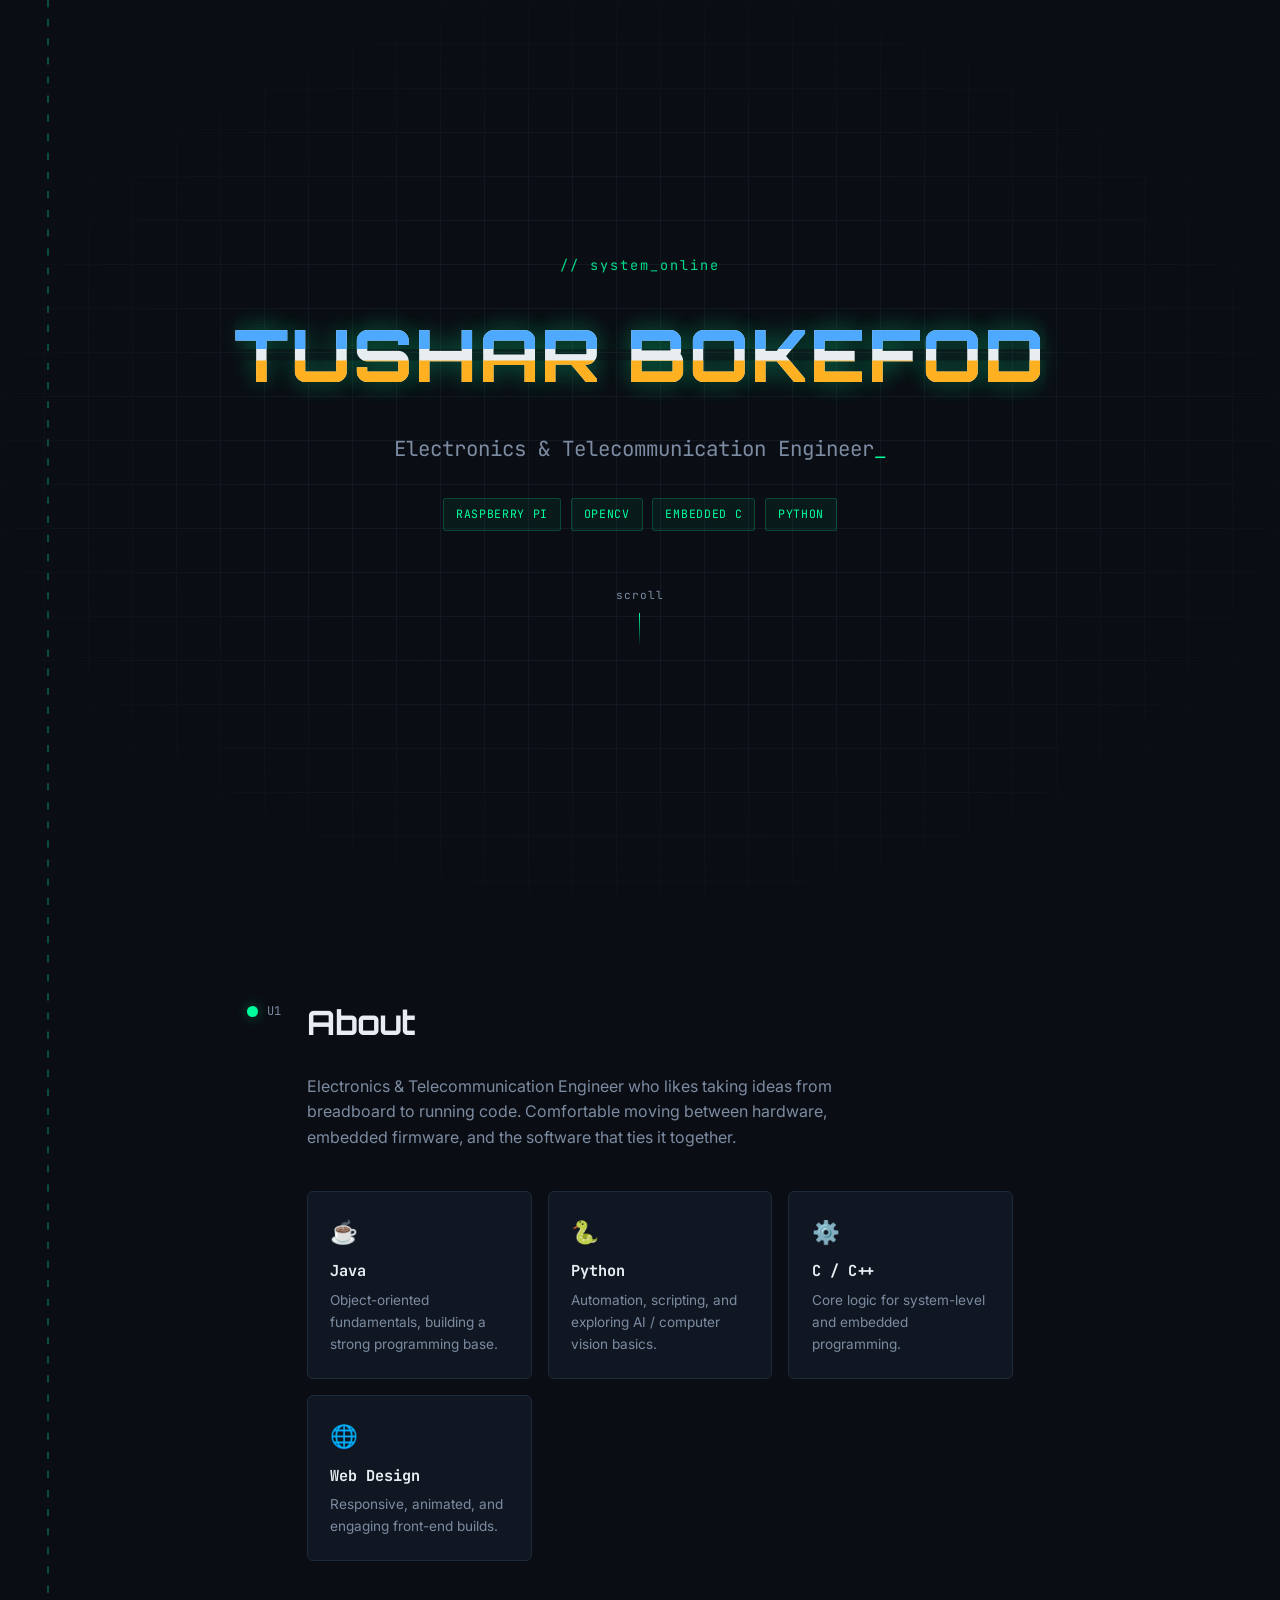
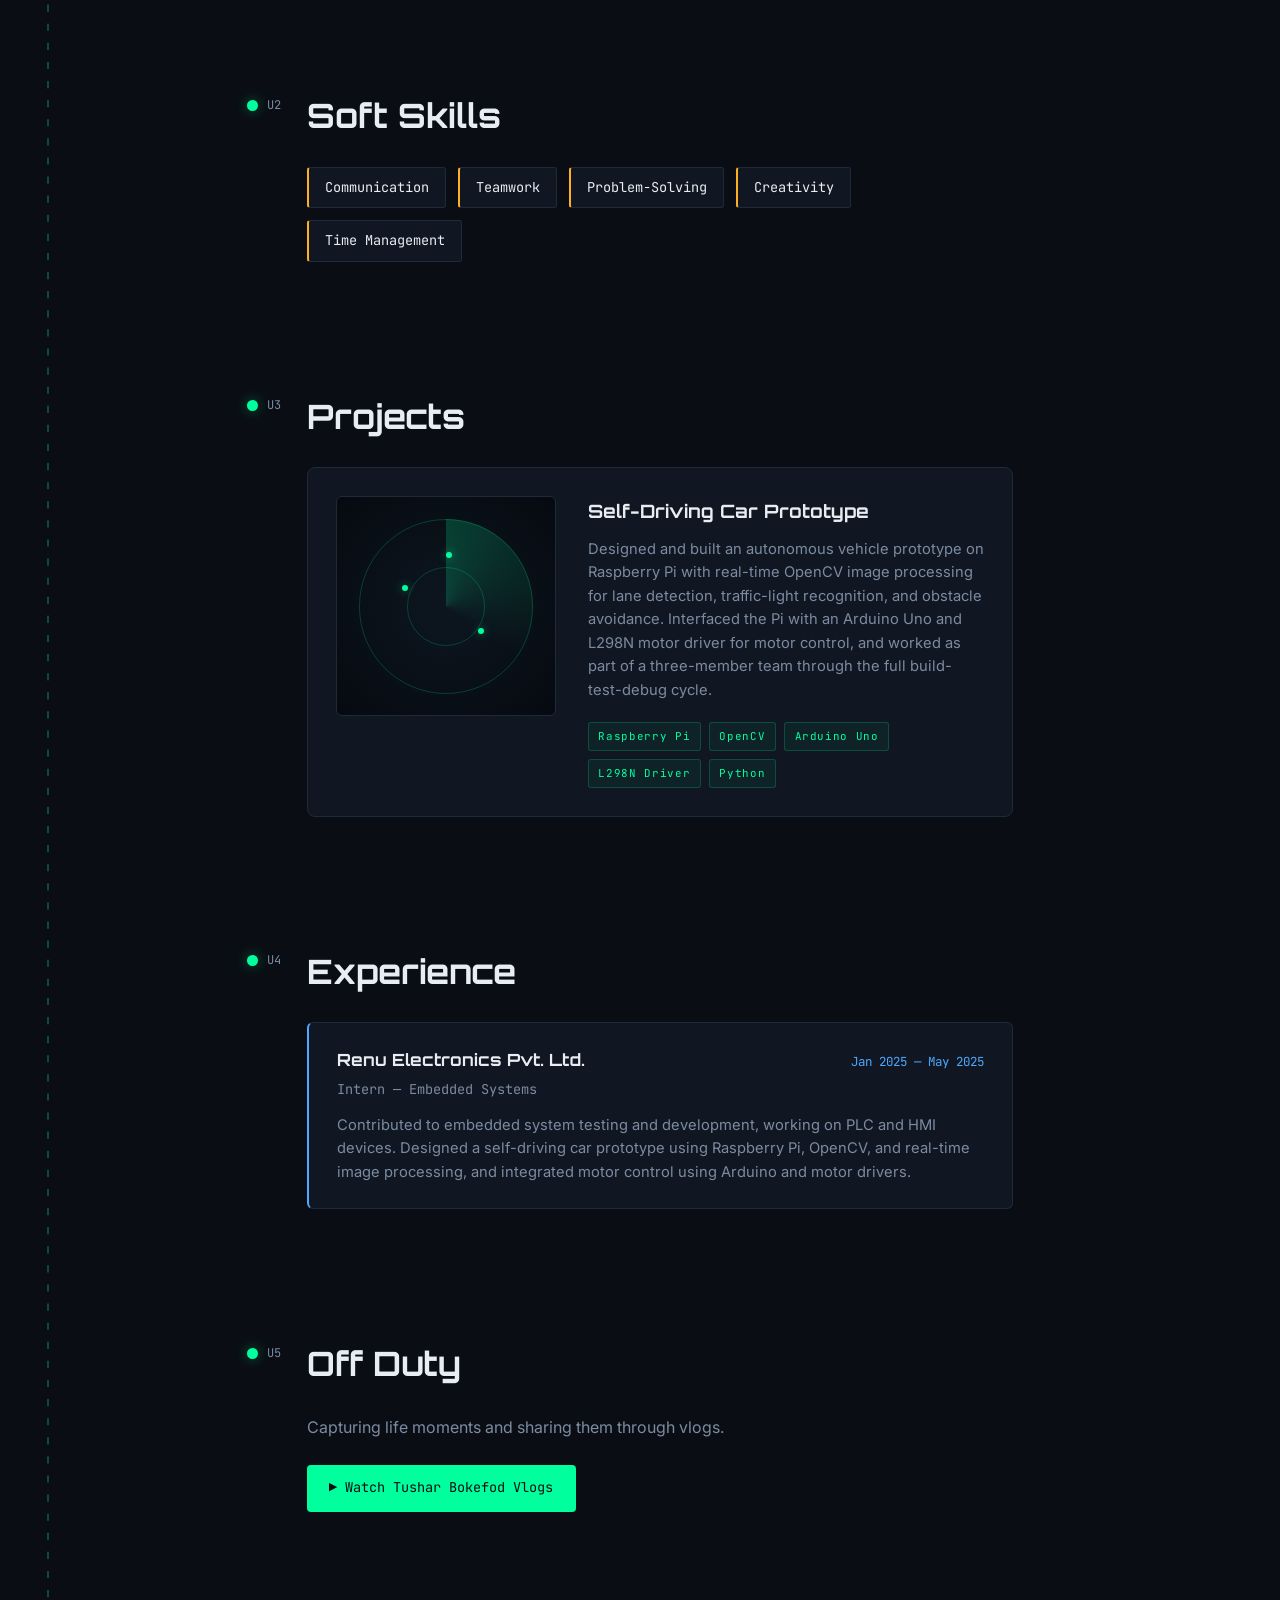
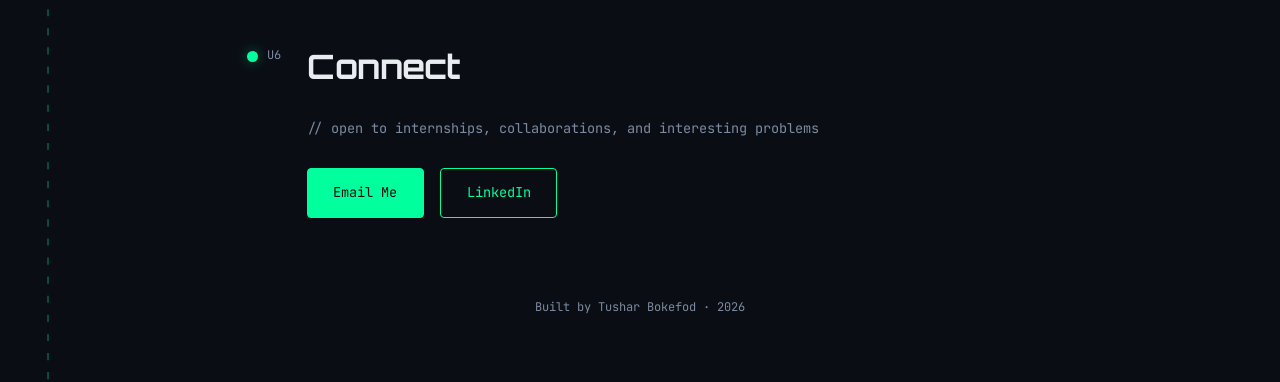
<file: portfolio.html>
<!DOCTYPE html>
<html lang="en">
<head>
  <meta charset="UTF-8" />
  <meta name="viewport" content="width=device-width, initial-scale=1.0"/>
  <title>Tushar Bokefod | Embedded Systems Engineer</title>

  <!-- Fonts: Orbitron = technical display headings, JetBrains Mono = labels/data, Inter = body text -->
  <link rel="preconnect" href="https://fonts.googleapis.com">
  <link href="https://fonts.googleapis.com/css2?family=Orbitron:wght@600;700;800&family=JetBrains+Mono:wght@400;500;600&family=Inter:wght@400;500;600;700&display=swap" rel="stylesheet">

  <style>
/* =================================================================
   DESIGN TOKENS
   Change anything here and it updates the whole site.
   ================================================================= */
:root {
  /* --- Colors --- */
  --bg:             #0a0e14;   /* page background, deep circuit-board navy */
  --bg-raised:      #101722;   /* card / panel background */
  --border:         #1e2a38;   /* hairline borders */
  --text:           #e8edf2;   /* primary text */
  --text-dim:       #7c8ba1;   /* secondary text */
  --trace:          #00ff9d;   /* signature accent: circuit-trace green */
  --trace-dim:      #00ff9d33;
  --amber:          #ffb020;   /* warning-light amber accent */
  --blue:           #4da8ff;   /* signal-blue accent */

  /* --- Type --- */
  --font-display: 'Orbitron', sans-serif;      /* headings */
  --font-mono:    'JetBrains Mono', monospace; /* labels, tags, data */
  --font-body:    'Inter', sans-serif;         /* paragraphs */

  /* --- Layout --- */
  --max-width: 900px;
  --gutter: 6vw;
}

/* =================================================================
   RESET / BASE
   ================================================================= */
* { margin: 0; padding: 0; box-sizing: border-box; }

html { scroll-behavior: smooth; }

body {
  background: var(--bg);
  color: var(--text);
  font-family: var(--font-body);
  line-height: 1.6;
  overflow-x: hidden;
  position: relative;
}

@media (prefers-reduced-motion: reduce) {
  *, *::before, *::after {
    animation-duration: 0.01ms !important;
    animation-iteration-count: 1 !important;
    transition-duration: 0.01ms !important;
    scroll-behavior: auto !important;
  }
}

a { color: inherit; text-decoration: none; }

/* =================================================================
   BACKGROUND FX — circuit trace, scanlines, hero grid
   ================================================================= */

/* Vertical glowing trace running down the left edge, connecting sections */
.trace-line {
  position: absolute;
  top: 0;
  left: 28px;
  width: 40px;
  height: 100%;
  z-index: 0;
  pointer-events: none;
}
.trace-line path {
  fill: none;
  stroke: var(--trace);
  stroke-width: 1.5;
  opacity: 0.35;
  stroke-dasharray: 6 10;
  animation: traceFlow 6s linear infinite;
}
@keyframes traceFlow {
  to { stroke-dashoffset: -160; }
}

/* Subtle CRT scanline texture over the whole page */
.scanlines {
  position: fixed;
  inset: 0;
  pointer-events: none;
  z-index: 999;
  background: repeating-linear-gradient(
    to bottom,
    rgba(255, 255, 255, 0.02) 0px,
    rgba(255, 255, 255, 0.02) 1px,
    transparent 1px,
    transparent 3px
  );
  mix-blend-mode: overlay;
}

/* Faint moving grid behind the hero, like a PCB silkscreen */
.hero-grid {
  position: absolute;
  inset: 0;
  background-image:
    linear-gradient(var(--border) 1px, transparent 1px),
    linear-gradient(90deg, var(--border) 1px, transparent 1px);
  background-size: 44px 44px;
  opacity: 0.4;
  mask-image: radial-gradient(ellipse at center, black 40%, transparent 80%);
  animation: gridDrift 22s linear infinite;
}
@keyframes gridDrift {
  from { background-position: 0 0, 0 0; }
  to   { background-position: 44px 88px, 44px 88px; }
}

/* =================================================================
   HERO
   ================================================================= */
.hero {
  position: relative;
  min-height: 100vh;
  display: flex;
  align-items: center;
  justify-content: center;
  text-align: center;
  padding: 0 var(--gutter);
  overflow: hidden;
}

.hero-content {
  position: relative;
  z-index: 1;
}

.hero-eyebrow {
  font-family: var(--font-mono);
  color: var(--trace);
  font-size: 0.85rem;
  letter-spacing: 0.15em;
  margin-bottom: 1.25rem;
  opacity: 0.85;
}

/* Name — glitch effect built from two duplicated text layers via ::before/::after */
.glitch {
  font-family: var(--font-display);
  font-weight: 800;
  font-size: clamp(2.2rem, 7vw, 4.5rem);
  letter-spacing: 0.03em;
  color: var(--text);
  position: relative;
  text-shadow: 0 0 24px var(--trace-dim);
}
.glitch::before,
.glitch::after {
  content: attr(data-text);
  position: absolute;
  left: 0; top: 0;
  width: 100%;
  overflow: hidden;
  color: var(--text);
}
.glitch::before {
  color: var(--blue);
  clip-path: inset(0 0 55% 0);
  animation: glitchTop 5s infinite ease-in-out;
}
.glitch::after {
  color: var(--amber);
  clip-path: inset(55% 0 0 0);
  animation: glitchBottom 5s infinite ease-in-out;
}
@keyframes glitchTop {
  0%, 92%, 100% { transform: translate(0, 0); opacity: 0; }
  93% { transform: translate(-3px, -1px); opacity: 0.7; }
  95% { transform: translate(3px, 1px); opacity: 0.7; }
  97% { transform: translate(-2px, 0); opacity: 0.5; }
}
@keyframes glitchBottom {
  0%, 92%, 100% { transform: translate(0, 0); opacity: 0; }
  93% { transform: translate(3px, 1px); opacity: 0.7; }
  95% { transform: translate(-3px, -1px); opacity: 0.7; }
  97% { transform: translate(2px, 0); opacity: 0.5; }
}

.hero-role {
  font-family: var(--font-mono);
  color: var(--text-dim);
  font-size: clamp(1rem, 2.5vw, 1.3rem);
  margin-top: 1.25rem;
  min-height: 1.6em;
}
.cursor {
  color: var(--trace);
  animation: blink 1s step-start infinite;
}
@keyframes blink {
  50% { opacity: 0; }
}

.hero-tags {
  display: flex;
  flex-wrap: wrap;
  gap: 0.6rem;
  justify-content: center;
  margin-top: 2rem;
}

.chip {
  font-family: var(--font-mono);
  font-size: 0.72rem;
  letter-spacing: 0.06em;
  color: var(--trace);
  border: 1px solid var(--trace-dim);
  background: rgba(0, 255, 157, 0.05);
  padding: 0.4rem 0.75rem;
  border-radius: 3px;
}
.chip.small { font-size: 0.68rem; padding: 0.3rem 0.6rem; }

.scroll-cue {
  display: inline-flex;
  flex-direction: column;
  align-items: center;
  gap: 0.5rem;
  margin-top: 3.5rem;
  font-family: var(--font-mono);
  font-size: 0.7rem;
  color: var(--text-dim);
  letter-spacing: 0.1em;
}
.scroll-line {
  width: 1px;
  height: 32px;
  background: linear-gradient(var(--trace), transparent);
  animation: scrollPulse 1.6s ease-in-out infinite;
}
@keyframes scrollPulse {
  0%, 100% { opacity: 0.2; }
  50% { opacity: 1; }
}

/* =================================================================
   SECTIONS (shared layout)
   ================================================================= */
.section {
  position: relative;
  max-width: var(--max-width);
  margin: 0 auto;
  padding: 6rem var(--gutter) 2rem calc(var(--gutter) + 40px);
  z-index: 1;
}

.section-marker {
  position: absolute;
  left: calc(var(--gutter) - 20px);
  top: 6.4rem;
  display: flex;
  align-items: center;
  gap: 0.6rem;
}
.node {
  width: 11px;
  height: 11px;
  border-radius: 50%;
  background: var(--trace);
  box-shadow: 0 0 12px 2px var(--trace-dim);
}
.designator {
  font-family: var(--font-mono);
  font-size: 0.75rem;
  color: var(--text-dim);
}

.section-title {
  font-family: var(--font-display);
  font-size: clamp(1.5rem, 3.5vw, 2.1rem);
  font-weight: 700;
  margin-bottom: 1.5rem;
  color: var(--text);
}

/* Reveal-on-scroll (class toggled by script.js via IntersectionObserver) */
.section-inner {
  opacity: 0;
  transform: translateY(24px);
  transition: opacity 0.7s ease, transform 0.7s ease;
}
.section-inner.is-visible {
  opacity: 1;
  transform: translateY(0);
}

/* =================================================================
   ABOUT
   ================================================================= */
.about-text {
  color: var(--text-dim);
  max-width: 60ch;
  margin-bottom: 2.5rem;
}

.stack-grid {
  display: grid;
  grid-template-columns: repeat(auto-fit, minmax(180px, 1fr));
  gap: 1rem;
}
.stack-card {
  background: var(--bg-raised);
  border: 1px solid var(--border);
  border-radius: 6px;
  padding: 1.4rem;
  transition: border-color 0.25s ease, transform 0.25s ease;
}
.stack-card:hover {
  border-color: var(--trace-dim);
  transform: translateY(-3px);
}
.stack-icon { font-size: 1.4rem; }
.stack-card h3 {
  font-family: var(--font-mono);
  font-size: 0.95rem;
  margin: 0.6rem 0 0.4rem;
  color: var(--text);
}
.stack-card p {
  font-size: 0.85rem;
  color: var(--text-dim);
}

/* =================================================================
   SOFT SKILLS
   ================================================================= */
.skills-list {
  display: flex;
  flex-wrap: wrap;
  gap: 0.75rem;
}
.skill-pill {
  font-family: var(--font-mono);
  font-size: 0.85rem;
  color: var(--text);
  background: var(--bg-raised);
  border: 1px solid var(--border);
  border-left: 2px solid var(--amber);
  padding: 0.55rem 1rem;
  border-radius: 3px;
}

/* =================================================================
   PROJECTS
   ================================================================= */
.project-card {
  display: grid;
  grid-template-columns: 220px 1fr;
  gap: 2rem;
  background: var(--bg-raised);
  border: 1px solid var(--border);
  border-radius: 8px;
  padding: 1.75rem;
}

.project-visual {
  position: relative;
  aspect-ratio: 1;
  border-radius: 6px;
  background: radial-gradient(circle at center, #0d1620 0%, #060a10 100%);
  border: 1px solid var(--border);
  overflow: hidden;
}
.radar { position: absolute; inset: 0; }
.radar::before {
  content: '';
  position: absolute;
  inset: 10%;
  border: 1px solid var(--trace-dim);
  border-radius: 50%;
}
.radar::after {
  content: '';
  position: absolute;
  inset: 32%;
  border: 1px solid var(--trace-dim);
  border-radius: 50%;
}
.radar-sweep {
  position: absolute;
  inset: 10%;
  border-radius: 50%;
  background: conic-gradient(from 0deg, var(--trace-dim), transparent 35%);
  animation: sweep 3.5s linear infinite;
}
@keyframes sweep {
  to { transform: rotate(360deg); }
}
.radar-dot {
  position: absolute;
  left: var(--x);
  top: var(--y);
  width: 6px;
  height: 6px;
  border-radius: 50%;
  background: var(--trace);
  box-shadow: 0 0 8px 2px var(--trace-dim);
  animation: blip 2s ease-in-out infinite;
}
@keyframes blip {
  0%, 100% { opacity: 0.3; }
  50% { opacity: 1; }
}

.project-body h3 {
  font-family: var(--font-display);
  font-size: 1.15rem;
  margin-bottom: 0.75rem;
}
.project-body p {
  color: var(--text-dim);
  font-size: 0.92rem;
  margin-bottom: 1.2rem;
}
.project-tags {
  display: flex;
  flex-wrap: wrap;
  gap: 0.5rem;
}

@media (max-width: 640px) {
  .project-card { grid-template-columns: 1fr; }
  .project-visual { max-width: 200px; margin: 0 auto; }
}

/* =================================================================
   EXPERIENCE
   ================================================================= */
.exp-card {
  background: var(--bg-raised);
  border: 1px solid var(--border);
  border-left: 2px solid var(--blue);
  border-radius: 6px;
  padding: 1.5rem 1.75rem;
}
.exp-head {
  display: flex;
  flex-wrap: wrap;
  justify-content: space-between;
  align-items: baseline;
  gap: 0.5rem;
  margin-bottom: 0.3rem;
}
.exp-head h3 {
  font-family: var(--font-display);
  font-size: 1.05rem;
}
.exp-date {
  font-family: var(--font-mono);
  font-size: 0.78rem;
  color: var(--blue);
}
.exp-role {
  font-family: var(--font-mono);
  font-size: 0.85rem;
  color: var(--text-dim);
  margin-bottom: 0.8rem;
}
.exp-card p:last-child { color: var(--text-dim); font-size: 0.92rem; }

/* =================================================================
   HOBBY
   ================================================================= */
.hobby p { color: var(--text-dim); margin-bottom: 1.5rem; }
.yt-button {
  display: inline-block;
  font-family: var(--font-mono);
  font-size: 0.85rem;
  color: var(--bg);
  background: var(--trace);
  padding: 0.8rem 1.4rem;
  border-radius: 4px;
  transition: transform 0.2s ease, box-shadow 0.2s ease;
}
.yt-button:hover {
  transform: translateY(-2px);
  box-shadow: 0 6px 22px -6px var(--trace-dim);
}

/* =================================================================
   CONTACT
   ================================================================= */
.contact-sub {
  font-family: var(--font-mono);
  font-size: 0.85rem;
  color: var(--text-dim);
  margin-bottom: 1.75rem;
}
.contact-buttons {
  display: flex;
  flex-wrap: wrap;
  gap: 1rem;
}
.btn {
  font-family: var(--font-mono);
  font-size: 0.85rem;
  padding: 0.85rem 1.6rem;
  border-radius: 4px;
  border: 1px solid var(--trace);
  transition: transform 0.2s ease, background 0.2s ease;
}
.btn-primary {
  background: var(--trace);
  color: var(--bg);
}
.btn-primary:hover { transform: translateY(-2px); }
.btn-outline {
  background: transparent;
  color: var(--trace);
}
.btn-outline:hover { background: rgba(0, 255, 157, 0.08); }

/* =================================================================
   FOOTER
   ================================================================= */
.footer {
  text-align: center;
  padding: 3rem 1rem 4rem;
  font-family: var(--font-mono);
  font-size: 0.75rem;
  color: var(--text-dim);
  position: relative;
  z-index: 1;
}

/* =================================================================
   RESPONSIVE
   ================================================================= */
@media (max-width: 560px) {
  :root { --gutter: 8vw; }
  .trace-line { left: 14px; width: 24px; }
  .section { padding-left: calc(var(--gutter) + 20px); }
  .section-marker { left: calc(var(--gutter) - 12px); }
}

  </style>
</head>
<body>

  <!-- ============================================= -->
  <!--  CIRCUIT TRACE (runs down the left of the page,
        connecting every section like a PCB trace)     -->
  <!-- ============================================= -->
  <svg class="trace-line" viewBox="0 0 40 3000" preserveAspectRatio="none" aria-hidden="true">
    <path id="tracePath" d="M20,0 L20,3000" />
  </svg>

  <!-- Scanline overlay (subtle CRT/HUD texture) -->
  <div class="scanlines" aria-hidden="true"></div>

  <!-- ============================================= -->
  <!--  HERO SECTION                                  -->
  <!--  Edit your name / title / tagline below         -->
  <!-- ============================================= -->
  <header class="hero" id="hero">
    <div class="hero-grid" aria-hidden="true"></div>

    <div class="hero-content">
      <p class="hero-eyebrow">// system_online</p>

      <!-- Glitch effect name: keep data-text identical to the visible text -->
      <h1 class="glitch" data-text="TUSHAR BOKEFOD">TUSHAR BOKEFOD</h1>

      <p class="hero-role">
        <span id="typedRole"></span><span class="cursor">_</span>
      </p>

      <div class="hero-tags">
        <span class="chip">RASPBERRY PI</span>
        <span class="chip">OPENCV</span>
        <span class="chip">EMBEDDED C</span>
        <span class="chip">PYTHON</span>
      </div>

      <a href="#projects" class="scroll-cue">
        <span>scroll</span>
        <span class="scroll-line"></span>
      </a>
    </div>
  </header>

  <!-- ============================================= -->
  <!--  ABOUT SECTION                                 -->
  <!-- ============================================= -->
  <section class="section about" id="about">
    <div class="section-marker">
      <span class="node"></span>
      <span class="designator">U1</span>
    </div>

    <div class="section-inner">
      <h2 class="section-title">About</h2>
      <p class="about-text">
        Electronics &amp; Telecommunication Engineer who likes taking ideas from
        breadboard to running code. Comfortable moving between hardware,
        embedded firmware, and the software that ties it together.
      </p>

      <!-- Skill / stack cards — duplicate a .stack-card block to add more -->
      <div class="stack-grid">
        <div class="stack-card">
          <span class="stack-icon">☕</span>
          <h3>Java</h3>
          <p>Object-oriented fundamentals, building a strong programming base.</p>
        </div>
        <div class="stack-card">
          <span class="stack-icon">🐍</span>
          <h3>Python</h3>
          <p>Automation, scripting, and exploring AI / computer vision basics.</p>
        </div>
        <div class="stack-card">
          <span class="stack-icon">⚙️</span>
          <h3>C / C++</h3>
          <p>Core logic for system-level and embedded programming.</p>
        </div>
        <div class="stack-card">
          <span class="stack-icon">🌐</span>
          <h3>Web Design</h3>
          <p>Responsive, animated, and engaging front-end builds.</p>
        </div>
      </div>
    </div>
  </section>

  <!-- ============================================= -->
  <!--  SOFT SKILLS SECTION                           -->
  <!-- ============================================= -->
  <section class="section soft-skills" id="skills">
    <div class="section-marker">
      <span class="node"></span>
      <span class="designator">U2</span>
    </div>

    <div class="section-inner">
      <h2 class="section-title">Soft Skills</h2>
      <!-- Add / remove .skill-pill items as needed -->
      <div class="skills-list">
        <div class="skill-pill">Communication</div>
        <div class="skill-pill">Teamwork</div>
        <div class="skill-pill">Problem-Solving</div>
        <div class="skill-pill">Creativity</div>
        <div class="skill-pill">Time Management</div>
      </div>
    </div>
  </section>

  <!-- ============================================= -->
  <!--  PROJECTS SECTION                              -->
  <!--  Replace the image placeholder with a real     -->
  <!--  <img src="project1.jpg" ...> if you have one   -->
  <!-- ============================================= -->
  <section class="section projects" id="projects">
    <div class="section-marker">
      <span class="node"></span>
      <span class="designator">U3</span>
    </div>

    <div class="section-inner">
      <h2 class="section-title">Projects</h2>

      <article class="project-card">
        <div class="project-visual" aria-hidden="true">
          <!-- decorative animated "sensor sweep" standing in for a project photo -->
          <div class="radar">
            <div class="radar-sweep"></div>
            <div class="radar-dot" style="--x:30%; --y:40%;"></div>
            <div class="radar-dot" style="--x:65%; --y:60%;"></div>
            <div class="radar-dot" style="--x:50%; --y:25%;"></div>
          </div>
        </div>

        <div class="project-body">
          <h3>Self-Driving Car Prototype</h3>
          <p>
            Designed and built an autonomous vehicle prototype on Raspberry Pi
            with real-time OpenCV image processing for lane detection,
            traffic-light recognition, and obstacle avoidance. Interfaced the
            Pi with an Arduino Uno and L298N motor driver for motor control,
            and worked as part of a three-member team through the full
            build-test-debug cycle.
          </p>
          <div class="project-tags">
            <span class="chip small">Raspberry Pi</span>
            <span class="chip small">OpenCV</span>
            <span class="chip small">Arduino Uno</span>
            <span class="chip small">L298N Driver</span>
            <span class="chip small">Python</span>
          </div>
        </div>
      </article>
    </div>
  </section>

  <!-- ============================================= -->
  <!--  EXPERIENCE SECTION                            -->
  <!-- ============================================= -->
  <section class="section experience" id="experience">
    <div class="section-marker">
      <span class="node"></span>
      <span class="designator">U4</span>
    </div>

    <div class="section-inner">
      <h2 class="section-title">Experience</h2>

      <div class="exp-card">
        <div class="exp-head">
          <h3>Renu Electronics Pvt. Ltd.</h3>
          <span class="exp-date">Jan 2025 — May 2025</span>
        </div>
        <p class="exp-role">Intern — Embedded Systems</p>
        <p>
          Contributed to embedded system testing and development, working on
          PLC and HMI devices. Designed a self-driving car prototype using
          Raspberry Pi, OpenCV, and real-time image processing, and
          integrated motor control using Arduino and motor drivers.
        </p>
      </div>
    </div>
  </section>

  <!-- ============================================= -->
  <!--  HOBBY SECTION                                 -->
  <!-- ============================================= -->
  <section class="section hobby" id="hobby">
    <div class="section-marker">
      <span class="node"></span>
      <span class="designator">U5</span>
    </div>

    <div class="section-inner">
      <h2 class="section-title">Off Duty</h2>
      <p>Capturing life moments and sharing them through vlogs.</p>
      <a href="https://www.youtube.com/@tusharvlogsyt" target="_blank" rel="noopener" class="yt-button">
        ▶ Watch Tushar Bokefod Vlogs
      </a>
    </div>
  </section>

  <!-- ============================================= -->
  <!--  CONTACT SECTION                               -->
  <!-- ============================================= -->
  <section class="section contact" id="contact">
    <div class="section-marker">
      <span class="node"></span>
      <span class="designator">U6</span>
    </div>

    <div class="section-inner">
      <h2 class="section-title">Connect</h2>
      <p class="contact-sub">// open to internships, collaborations, and interesting problems</p>
      <div class="contact-buttons">
        <a href="mailto:tusharbokefod29@gmail.com" class="btn btn-primary">Email Me</a>
        <a href="https://www.linkedin.com/in/tushar-the-electronics-engineer/" target="_blank" rel="noopener" class="btn btn-outline">LinkedIn</a>
      </div>
    </div>
  </section>

  <footer class="footer">
    <p>Built by Tushar Bokefod · <span id="year"></span></p>
  </footer>

  <script>
/* =================================================================
   1) TYPEWRITER — types out the role text under your name.
      Edit the ROLE_TEXT string to change what it types.
   ================================================================= */
const ROLE_TEXT = "Electronics & Telecommunication Engineer";
const roleEl = document.getElementById("typedRole");

function typeRole(i = 0) {
  if (!roleEl) return;
  if (i <= ROLE_TEXT.length) {
    roleEl.textContent = ROLE_TEXT.slice(0, i);
    setTimeout(() => typeRole(i + 1), 45);
  }
}
typeRole();

/* =================================================================
   2) SCROLL REVEAL — fades/slides each section in as it enters
      the viewport. Toggled via the .is-visible class in CSS.
   ================================================================= */
const revealTargets = document.querySelectorAll(".section-inner");

const revealObserver = new IntersectionObserver(
  (entries) => {
    entries.forEach((entry) => {
      if (entry.isIntersecting) {
        entry.target.classList.add("is-visible");
        revealObserver.unobserve(entry.target);
      }
    });
  },
  { threshold: 0.15 }
);

revealTargets.forEach((el) => revealObserver.observe(el));

/* =================================================================
   3) FOOTER YEAR — keeps the copyright year current automatically.
   ================================================================= */
const yearEl = document.getElementById("year");
if (yearEl) yearEl.textContent = new Date().getFullYear();

  </script>
</body>
</html>
</file>
